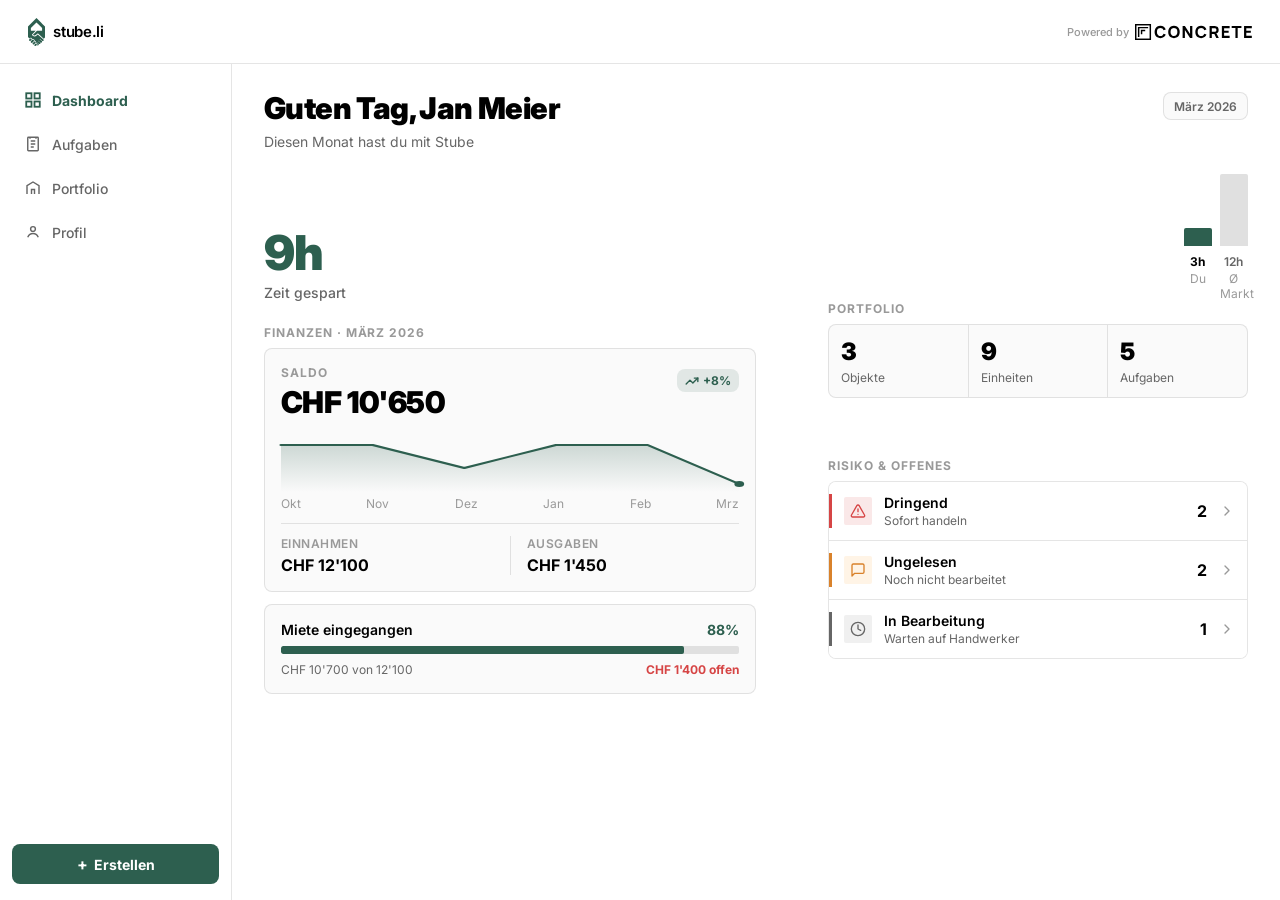
<file: index.html>
<!DOCTYPE html>
<html lang="de">
<head>
  <meta charset="utf-8" />
  <meta name="viewport" content="width=device-width, initial-scale=1" />
  <title>Stube</title>
  <link rel="icon" type="image/svg+xml" href="/assets/stube-li-logo.svg" />
  <link rel="icon" href="/favicon.ico" sizes="any" />
  <link rel="icon" type="image/png" href="/assets/favicon-32x32.png" sizes="32x32" />
  <link rel="apple-touch-icon" href="/assets/apple-touch-icon.png" />
  <link rel="preconnect" href="https://fonts.googleapis.com" />
  <link rel="preconnect" href="https://fonts.gstatic.com" crossorigin />
  <link href="https://fonts.googleapis.com/css2?family=Inter:wght@400;500;600;700;800;900&display=swap" rel="stylesheet" />
  <link rel="stylesheet" href="css/styles.css" />
</head>
<body>
  <div class="stage">
    <div class="app" id="phone">
      <div class="island" aria-hidden="true"></div>

      <div class="status-bar">
        <span class="status-time">9:41</span>
        <span class="status-icons" aria-hidden="true">
          <svg viewBox="0 0 17 12" width="17" height="12"><rect x="0" y="7" width="3" height="5" rx="0.4" fill="currentColor"/><rect x="4.5" y="5" width="3" height="7" rx="0.4" fill="currentColor"/><rect x="9" y="2.5" width="3" height="9.5" rx="0.4" fill="currentColor"/><rect x="13.5" y="0" width="3" height="12" rx="0.4" fill="currentColor" opacity="0.35"/></svg>
          <svg viewBox="0 0 16 12" width="16" height="12"><path d="M8.1 2.4c2.1 0 4.1.8 5.6 2.2l-1.1 1.1A6.3 6.3 0 0 0 8.1 4.1c-1.6 0-3.1.6-4.3 1.6L2.7 4.6A7.9 7.9 0 0 1 8.1 2.4Zm0 3.2c1.3 0 2.5.5 3.4 1.4L10.3 8A3.2 3.2 0 0 0 8.1 7.2c-.8 0-1.6.3-2.2.8L4.7 7C5.6 6.1 6.8 5.6 8.1 5.6Zm0 3.2c.5 0 1 .2 1.3.6L8.1 11 6.8 9.4c.4-.4.8-.6 1.3-.6Z" fill="currentColor"/></svg>
          <svg viewBox="0 0 25 12" width="25" height="12"><rect x="0.5" y="1" width="21" height="10" rx="2.2" fill="none" stroke="currentColor" stroke-width="1"/><rect x="2" y="2.6" width="16.5" height="6.8" rx="1.1" fill="currentColor"/><rect x="22.2" y="4" width="1.6" height="4" rx="0.6" fill="currentColor"/></svg>
        </span>
      </div>

      <header class="navbar" role="banner">
        <a class="navbar-brand" href="/redirect/" aria-label="stube.li">
          <img class="navbar-logo" src="/assets/stube-li-logo.svg" alt="stube.li" />
          <span class="navbar-brand-text">stube.li</span>
        </a>
        <a class="navbar-powered" href="https://concrete.ch/" target="_blank" rel="noopener noreferrer" aria-label="CONCRETE">
          <span class="navbar-powered-label">Powered by</span>
          <img class="navbar-powered-logo" src="assets/logo-text-on-light.svg" alt="CONCRETE" />
        </a>
      </header>

      <div class="app-body">
        <nav class="sidebar" aria-label="Hauptnavigation">
          <button type="button" class="nav-item" data-nav="dashboard">
            <svg viewBox="0 0 24 24" width="18" height="18" fill="none" stroke="currentColor" stroke-width="1.75"><rect x="3" y="3" width="7" height="7"/><rect x="14" y="3" width="7" height="7"/><rect x="3" y="14" width="7" height="7"/><rect x="14" y="14" width="7" height="7"/></svg>
            <span>Dashboard</span>
          </button>
          <button type="button" class="nav-item" data-nav="todos">
            <svg viewBox="0 0 24 24" width="18" height="18" fill="none" stroke="currentColor" stroke-width="1.75"><rect x="5" y="3" width="14" height="18" rx="1"/><path d="M9 8h6M9 12h6M9 16h4"/><path d="M8 3v2M16 3v2"/></svg>
            <span>Aufgaben</span>
          </button>
          <button type="button" class="nav-item" data-nav="portfolio">
            <svg viewBox="0 0 24 24" width="18" height="18" fill="none" stroke="currentColor" stroke-width="1.75"><path d="M4 20V9l8-5 8 5v11"/><path d="M10 20v-6h4v6"/></svg>
            <span>Portfolio</span>
          </button>
          <button type="button" class="nav-item" data-nav="profile">
            <svg viewBox="0 0 24 24" width="18" height="18" fill="none" stroke="currentColor" stroke-width="1.75"><circle cx="12" cy="8" r="3.2"/><path d="M5 19c1.4-3.2 4-5 7-5s5.6 1.8 7 5"/></svg>
            <span>Profil</span>
          </button>
          <button type="button" class="nav-create" data-action="open-create">
            <span class="nav-create-plus" aria-hidden="true">+</span>
            Erstellen
          </button>
        </nav>

        <div class="app-main">
          <main class="canvas" id="screen"></main>
          <div class="sheet-host" id="sheetHost"></div>
          <div class="detail-host" id="detailHost"></div>
          <div class="toast" id="toast" hidden></div>
        </div>
      </div>

      <nav class="dock" aria-label="Hauptnavigation">
        <button type="button" class="nav-item" data-nav="dashboard">
          <svg viewBox="0 0 24 24" width="18" height="18" fill="none" stroke="currentColor" stroke-width="1.75"><rect x="3" y="3" width="7" height="7"/><rect x="14" y="3" width="7" height="7"/><rect x="3" y="14" width="7" height="7"/><rect x="14" y="14" width="7" height="7"/></svg>
          <span>Dashboard</span>
        </button>
        <button type="button" class="nav-item" data-nav="todos">
          <svg viewBox="0 0 24 24" width="18" height="18" fill="none" stroke="currentColor" stroke-width="1.75"><rect x="5" y="3" width="14" height="18" rx="1"/><path d="M9 8h6M9 12h6M9 16h4"/><path d="M8 3v2M16 3v2"/></svg>
          <span>Aufgaben</span>
        </button>
        <button type="button" class="nav-create" data-action="open-create">
          <span class="nav-create-plus" aria-hidden="true">+</span>
          Erstellen
        </button>
        <button type="button" class="nav-item" data-nav="portfolio">
          <svg viewBox="0 0 24 24" width="18" height="18" fill="none" stroke="currentColor" stroke-width="1.75"><path d="M4 20V9l8-5 8 5v11"/><path d="M10 20v-6h4v6"/></svg>
          <span>Portfolio</span>
        </button>
        <button type="button" class="nav-item" data-nav="profile">
          <svg viewBox="0 0 24 24" width="18" height="18" fill="none" stroke="currentColor" stroke-width="1.75"><circle cx="12" cy="8" r="3.2"/><path d="M5 19c1.4-3.2 4-5 7-5s5.6 1.8 7 5"/></svg>
          <span>Profil</span>
        </button>
      </nav>
    </div>
  </div>
  <script src="js/app.js"></script>
</body>
</html>
</file>
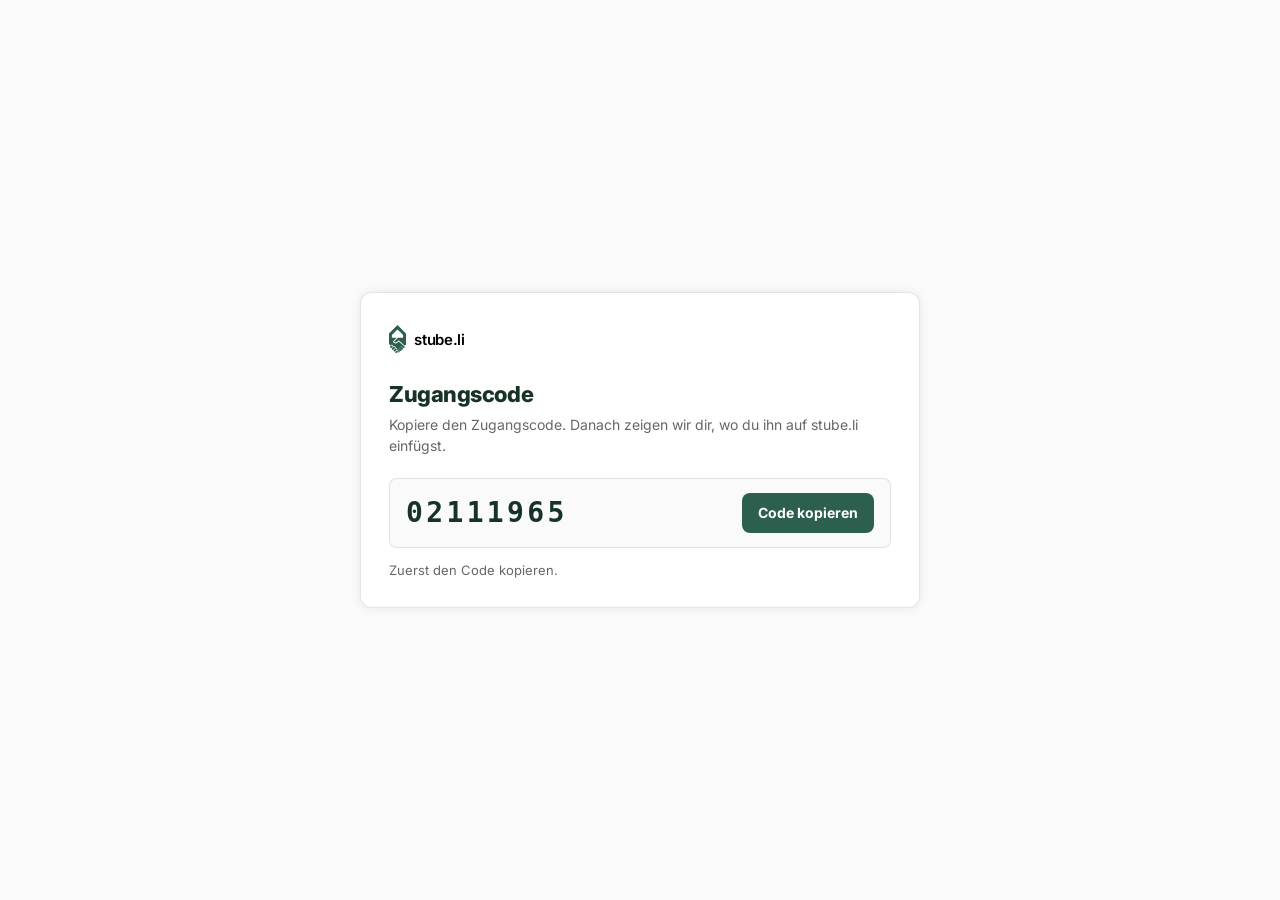
<file: redirect/index.html>
<!DOCTYPE html>
<html lang="de">
<head>
  <meta charset="utf-8" />
  <meta name="viewport" content="width=device-width, initial-scale=1" />
  <title>Zugangscode · stube.li</title>
  <link rel="icon" type="image/svg+xml" href="/assets/stube-li-logo.svg" />
  <link rel="icon" href="/favicon.ico" sizes="any" />
  <link rel="icon" type="image/png" href="/assets/favicon-32x32.png" sizes="32x32" />
  <link rel="apple-touch-icon" href="/assets/apple-touch-icon.png" />
  <link rel="preconnect" href="https://fonts.googleapis.com" />
  <link rel="preconnect" href="https://fonts.gstatic.com" crossorigin />
  <link href="https://fonts.googleapis.com/css2?family=Inter:wght@400;500;600;700;800;900&amp;family=IBM+Plex+Mono:wght@600&amp;display=swap" rel="stylesheet" />
  <style>
    *, *::before, *::after { box-sizing: border-box; }
    html, body { margin: 0; padding: 0; }
    body {
      min-height: 100dvh;
      display: flex;
      align-items: center;
      justify-content: center;
      padding: 24px;
      font-family: "Inter", system-ui, -apple-system, BlinkMacSystemFont, "Segoe UI", sans-serif;
      -webkit-font-smoothing: antialiased;
      background: #fafafa;
      color: #000;
    }
    .card {
      width: 100%;
      max-width: 560px;
      background: #fff;
      border: 1px solid rgba(0, 0, 0, 0.1);
      border-radius: 12px;
      padding: 32px 28px 28px;
      box-shadow: 0 0 10px rgba(0, 0, 0, 0.08);
    }
    .brand {
      display: flex;
      align-items: center;
      gap: 8px;
      margin-bottom: 28px;
      text-decoration: none;
      color: inherit;
    }
    .brand img { height: 28px; width: auto; display: block; }
    .brand span { font-size: 15px; font-weight: 600; letter-spacing: -0.02em; }
    h1 {
      margin: 0 0 8px;
      font-size: 22px;
      font-weight: 800;
      letter-spacing: -0.02em;
      color: #163326;
    }
    .lead {
      margin: 0 0 22px;
      font-size: 14px;
      line-height: 1.45;
      color: #666;
    }
    .code-box {
      display: flex;
      align-items: center;
      justify-content: space-between;
      gap: 12px;
      padding: 14px 16px;
      border: 1px solid rgba(0, 0, 0, 0.1);
      border-radius: 8px;
      background: #fafafa;
      margin-bottom: 14px;
    }
    .code {
      font-family: ui-monospace, SFMono-Regular, Menlo, Monaco, Consolas, monospace;
      font-size: 28px;
      font-weight: 700;
      letter-spacing: 0.12em;
      font-variant-numeric: tabular-nums;
      color: #163326;
    }
    .copy {
      appearance: none;
      border: 0;
      min-height: 40px;
      padding: 0 16px;
      border-radius: 8px;
      background: #2d5f4f;
      color: #fff;
      font-family: inherit;
      font-size: 14px;
      font-weight: 700;
      cursor: pointer;
      white-space: nowrap;
    }
    .copy:hover { filter: brightness(1.08); }
    .copy.is-done { background: #163326; cursor: default; }
    .go {
      appearance: none;
      display: flex;
      align-items: center;
      justify-content: center;
      width: 100%;
      min-height: 48px;
      margin-top: 16px;
      border: 0;
      border-radius: 8px;
      background: #163326;
      color: #fff;
      font-family: inherit;
      font-size: 15px;
      font-weight: 700;
      cursor: pointer;
      text-decoration: none;
    }
    .go:hover { filter: brightness(1.08); }
    .status {
      margin: 0;
      font-size: 13px;
      color: #666;
      min-height: 1.3em;
    }

    .hint { display: none; margin-top: 20px; }
    .hint.is-on { display: block; animation: riseIn 0.45s ease-out; }
    .hint-caption {
      position: relative;
      margin: 12px 0 0;
      min-height: 1.45em;
      font-size: 14px;
      line-height: 1.45;
      color: #163326;
      font-weight: 600;
    }
    .hint-caption em { font-style: normal; color: #2d5f4f; }
    .cap {
      position: absolute;
      left: 0;
      right: 0;
      top: 0;
    }
    .cap-a { animation: capA var(--loop) ease infinite; }
    .cap-b { opacity: 0; animation: capB var(--loop) ease infinite; }

    .scene {
      --loop: 12s;
      background: linear-gradient(168deg, #92afc9 0%, #c4b3a7 52%, #e9c9ae 100%);
      border-radius: 14px;
      padding: 20px 20px 18px;
    }
    .browser {
      background: #f4f4f5;
      border-radius: 12px;
      box-shadow: 0 16px 36px rgba(22, 32, 44, 0.22), 0 2px 8px rgba(22, 32, 44, 0.1);
      overflow: hidden;
    }
    .chrome {
      position: relative;
      display: flex;
      align-items: center;
      gap: 6px;
      padding: 11px 14px;
    }
    .chrome i {
      width: 8px; height: 8px; border-radius: 50%; background: #d4d4d8; display: block;
    }
    .chrome i:nth-child(1) { background: #ff5f57; }
    .chrome i:nth-child(2) { background: #febc2e; }
    .chrome i:nth-child(3) { background: #28c840; }
    .chrome-url {
      position: absolute; left: 50%; top: 50%; transform: translate(-50%, -50%);
      width: 36%; height: 9px; border-radius: 99px; background: #e6e6e9;
    }

    .page { position: relative; background: #fff; }
    .page-header {
      position: relative; z-index: 2;
      display: flex; align-items: center; justify-content: space-between;
      gap: 12px; padding: 13px 16px; border-bottom: 1px solid #ececee;
    }
    .page-brand { display: flex; align-items: center; gap: 7px; }
    .page-brand img { height: 20px; width: auto; display: block; }
    .page-brand-text {
      font-size: 15px; font-weight: 700; letter-spacing: -0.03em; color: #163326;
    }
    .page-brand-text .dot { color: #2d5f4f; }

    .target { position: relative; flex-shrink: 0; }
    .login {
      position: relative; z-index: 1;
      display: inline-flex; align-items: center; gap: 6px;
      padding: 6px 11px; border-radius: 999px;
      background: #fff; border: 1px solid #e4e4e7;
      font-family: "IBM Plex Mono", ui-monospace, SFMono-Regular, Menlo, monospace;
      font-size: 10px; font-weight: 500; letter-spacing: 0.1em;
      text-transform: uppercase; color: #71717a;
      animation: loginPress var(--loop) ease infinite;
    }
    .ring {
      position: absolute; inset: -5px;
      border: 2px solid #18181b; border-radius: 999px;
      box-shadow: 0 6px 16px rgba(24, 24, 27, 0.15);
      opacity: 0; pointer-events: none;
      animation: ringLife var(--loop) ease infinite;
    }
    .you-login {
      position: absolute; top: calc(100% + 7px); right: 8px; z-index: 3;
      display: flex; flex-direction: column; align-items: flex-end;
      transform-origin: 80% 0;
      opacity: 0; animation: youLogin var(--loop) ease infinite;
    }
    .you-paste {
      position: absolute; top: 116px; right: 10px; z-index: 8;
      display: flex; flex-direction: column; align-items: flex-end;
      opacity: 0; animation: youPaste var(--loop) ease infinite;
    }
    .you-caret {
      width: 0; height: 0; margin-bottom: -1px;
      border-left: 6px solid transparent; border-right: 6px solid transparent;
      border-bottom: 7px solid #18181b;
    }
    .you-login .you-caret { margin-right: 12px; }
    .you-paste .you-caret { margin-right: 16px; }
    .you-chip {
      background: #18181b; color: #fff;
      font-size: 11.5px; font-weight: 600; letter-spacing: 0.01em; line-height: 1;
      padding: 5px 10px 6px; border-radius: 7px;
      box-shadow: 0 6px 16px rgba(0, 0, 0, 0.18);
    }

    .ghost {
      padding: 30px 18px 34px; display: flex; justify-content: center;
    }
    .ghost-card {
      width: 82%; max-width: 300px;
      border: 1px solid #ededf0; border-radius: 12px;
      padding: 22px 20px 20px; background: #fff;
      display: flex; flex-direction: column; align-items: center;
    }
    .ghost-kicker { width: 34%; height: 6px; border-radius: 99px; background: #dbe7e0; margin-bottom: 12px; }
    .ghost-title { width: 84%; height: 11px; border-radius: 99px; background: #e4e4e7; margin-bottom: 7px; }
    .ghost-title.short { width: 58%; margin-bottom: 14px; }
    .ghost-line { width: 92%; height: 6px; border-radius: 99px; background: #f2f2f4; margin-bottom: 6px; }
    .ghost-line.short { width: 70%; }
    .ghost-row { display: flex; gap: 8px; margin-top: 16px; width: 100%; }
    .ghost-input { flex: 1; height: 26px; border-radius: 8px; background: #f6f6f8; border: 1px solid #ececef; }
    .ghost-btn { width: 76px; height: 26px; border-radius: 8px; background: #d3e3da; }

    .modal-layer {
      position: absolute; inset: 0; z-index: 6;
      display: flex; align-items: center; justify-content: center;
      padding: 18px 16px 16px;
      background: rgba(0, 0, 0, 0.45);
      backdrop-filter: blur(3px);
      opacity: 0; pointer-events: none;
      animation: modalIn var(--loop) ease infinite;
    }
    .modal {
      position: relative;
      width: 100%; max-width: 260px;
      background: #fff; border: 1px solid #e5e7eb;
      padding: 18px 16px 16px;
      box-shadow: 0 18px 40px rgba(0, 0, 0, 0.18);
      text-align: left;
      transform: translateY(8px) scale(0.96);
      animation: modalCard var(--loop) ease infinite;
    }
    .modal-x {
      position: absolute; top: 8px; right: 8px;
      width: 16px; height: 16px; color: #c4c4c4;
    }
    .modal-kicker {
      font-family: "IBM Plex Mono", ui-monospace, Menlo, monospace;
      font-size: 8px; letter-spacing: 0.16em; text-transform: uppercase;
      font-weight: 600; color: #789688; display: block; margin-bottom: 4px;
    }
    .modal-title {
      margin: 0 0 4px; font-size: 15px; font-weight: 800;
      letter-spacing: -0.02em; color: #163326;
    }
    .modal-lead {
      margin: 0 0 12px; font-size: 10px; line-height: 1.4; color: #6b7280;
    }
    .modal-label {
      display: block; margin-bottom: 5px;
      font-family: "IBM Plex Mono", ui-monospace, Menlo, monospace;
      font-size: 8px; letter-spacing: 0.12em; text-transform: uppercase;
      font-weight: 600; color: #374151;
    }
    .modal-input {
      position: relative;
      height: 32px; display: flex; align-items: center;
      padding: 0 10px; margin-bottom: 10px;
      border: 1px solid #d1d5db; background: #fff;
      animation: inputFocus var(--loop) ease infinite;
    }
    .digits {
      font-family: ui-monospace, SFMono-Regular, Menlo, monospace;
      font-size: 13px; font-weight: 700; letter-spacing: 0.18em;
      color: #163326; white-space: nowrap; overflow: hidden;
      max-width: 0; animation: typeCode var(--loop) steps(8, end) infinite;
    }
    .blink {
      width: 1px; height: 14px; margin-left: 1px; background: #163326;
      opacity: 0; animation: caretBlink var(--loop) step-end infinite;
    }
    .modal-submit {
      width: 100%; height: 30px;
      display: flex; align-items: center; justify-content: center;
      background: #163326; color: #fff;
      font-size: 9px; font-weight: 700; letter-spacing: 0.12em; text-transform: uppercase;
      animation: submitPress var(--loop) ease infinite;
    }

    .cursor {
      position: absolute; z-index: 12;
      left: 0; top: 0;
      width: 20px; height: 20px; pointer-events: none;
      filter: drop-shadow(0 2px 3px rgba(0, 0, 0, 0.28));
      transform-origin: 16% 16%; opacity: 0;
    }

    @keyframes riseIn {
      from { opacity: 0; transform: translateY(8px); }
      to { opacity: 1; transform: none; }
    }
    @keyframes capA {
      0%, 30% { opacity: 1; }
      38%, 100% { opacity: 0; }
    }
    @keyframes capB {
      0%, 34% { opacity: 0; }
      42%, 92% { opacity: 1; }
      100% { opacity: 0; }
    }

    @keyframes loginPress {
      0%, 20% { transform: scale(1); }
      23% { transform: scale(0.96); }
      27%, 100% { transform: scale(1); }
    }
    @keyframes ringLife {
      0%, 16% { opacity: 0; }
      20%, 30% { opacity: 1; }
      38%, 100% { opacity: 0; }
    }
    @keyframes youLogin {
      0%, 18% { opacity: 0; transform: translateY(6px) scale(0.85); }
      24% { opacity: 1; transform: translateY(-2px) scale(1.04); }
      28% { opacity: 1; transform: none; }
      36%, 100% { opacity: 0; transform: none; }
    }
    @keyframes youPaste {
      0%, 40% { opacity: 0; transform: translateY(6px) scale(0.85); }
      46% { opacity: 1; transform: translateY(-2px) scale(1.04); }
      50%, 62% { opacity: 1; transform: none; }
      70%, 100% { opacity: 0; }
    }
    @keyframes modalIn {
      0%, 24% { opacity: 0; }
      32%, 90% { opacity: 1; }
      100% { opacity: 0; }
    }
    @keyframes modalCard {
      0%, 24% { transform: translateY(10px) scale(0.96); }
      32%, 90% { transform: none; }
      100% { transform: translateY(6px) scale(0.98); }
    }
    @keyframes inputFocus {
      0%, 40% { border-color: #d1d5db; }
      44%, 68% { border-color: #163326; }
      78%, 100% { border-color: #d1d5db; }
    }
    @keyframes typeCode {
      0%, 44% { max-width: 0; }
      60%, 100% { max-width: 12ch; }
    }
    @keyframes caretBlink {
      0%, 44% { opacity: 0; }
      46%, 48% { opacity: 1; }
      50%, 52% { opacity: 0; }
      54%, 56% { opacity: 1; }
      58%, 60% { opacity: 0; }
      62%, 100% { opacity: 0; }
    }
    @keyframes submitPress {
      0%, 64% { filter: brightness(1); transform: scale(1); }
      67% { filter: brightness(1.12); transform: scale(0.98); }
      72%, 100% { filter: brightness(1); transform: scale(1); }
    }

    @media (max-width: 480px) {
      .scene { padding: 14px 12px 12px; }
      .page-header { padding: 11px 12px; }
      .login { font-size: 9px; padding: 5px 9px; }
      .ghost { padding: 22px 14px 26px; }
    }

    .hint.freeze-login .login,
    .hint.freeze-login .ring,
    .hint.freeze-login .cursor,
    .hint.freeze-login .you-login,
    .hint.freeze-login .you-paste,
    .hint.freeze-login .modal-layer,
    .hint.freeze-login .modal,
    .hint.freeze-login .digits,
    .hint.freeze-login .blink,
    .hint.freeze-login .modal-input,
    .hint.freeze-login .modal-submit,
    .hint.freeze-login .cap-a,
    .hint.freeze-login .cap-b {
      animation-delay: -2.6s !important;
      animation-play-state: paused !important;
    }
    .hint.freeze-paste .login,
    .hint.freeze-paste .ring,
    .hint.freeze-paste .cursor,
    .hint.freeze-paste .you-login,
    .hint.freeze-paste .you-paste,
    .hint.freeze-paste .modal-layer,
    .hint.freeze-paste .modal,
    .hint.freeze-paste .digits,
    .hint.freeze-paste .blink,
    .hint.freeze-paste .modal-input,
    .hint.freeze-paste .modal-submit,
    .hint.freeze-paste .cap-a,
    .hint.freeze-paste .cap-b {
      animation-delay: -6s !important;
      animation-play-state: paused !important;
    }

    @media (prefers-reduced-motion: reduce) {
      .hint.is-on, .login, .ring, .you-login, .you-paste,
      .modal-layer, .modal, .digits, .blink, .modal-input, .modal-submit,
      .cap-a, .cap-b { animation: none; }
      .hint.is-on, .you-paste, .modal-layer, .cap-b { opacity: 1; }
      .cursor { opacity: 0; }
      .cap-a { opacity: 0; }
      .ring, .you-login { opacity: 0; }
      .modal { transform: none; }
      .digits { max-width: 12ch; }
    }
  </style>
</head>
<body>
  <main class="card">
    <a class="brand" href="/">
      <img src="/assets/stube-li-logo.svg" alt="" />
      <span>stube.li</span>
    </a>
    <h1>Zugangscode</h1>
    <p class="lead">Kopiere den Zugangscode. Danach zeigen wir dir, wo du ihn auf stube.li einfügst.</p>
    <div class="code-box">
      <span class="code" id="code">02111965</span>
      <button class="copy" type="button" id="copy">Code kopieren</button>
    </div>
    <p class="status" id="status">Zuerst den Code kopieren.</p>

    <div class="hint" id="hint">
      <div class="scene" aria-hidden="true">
        <div class="browser">
          <div class="chrome"><i></i><i></i><i></i><span class="chrome-url"></span></div>
          <div class="page">
            <div class="page-header">
              <div class="page-brand">
                <img src="/assets/stube-li-logo.svg" alt="" />
                <span class="page-brand-text">stube<span class="dot">.</span></span>
              </div>
              <div class="target">
                <span class="ring"></span>
                <div class="login">
                  <svg viewBox="0 0 24 24" width="11" height="11" fill="none" stroke="currentColor" stroke-width="2" stroke-linecap="round" stroke-linejoin="round">
                    <path d="M2.586 17.414A2 2 0 0 0 2 18.828V21a1 1 0 0 0 1 1h3a1 1 0 0 0 1-1v-1a1 1 0 0 1 1-1h1a1 1 0 0 0 1-1v-1a1 1 0 0 1 1-1h.172a2 2 0 0 0 1.414-.586l.814-.814a6.5 6.5 0 1 0-4-4z" />
                    <circle cx="16.5" cy="7.5" r=".5" fill="currentColor" />
                  </svg>
                  Login mit Passwort
                </div>

              </div>
            </div>
            <div class="ghost">
              <div class="ghost-card">
                <div class="ghost-kicker"></div>
                <div class="ghost-title"></div>
                <div class="ghost-title short"></div>
                <div class="ghost-line"></div>
                <div class="ghost-line short"></div>
                <div class="ghost-row">
                  <div class="ghost-input"></div>
                  <div class="ghost-btn"></div>
                </div>
              </div>
            </div>

            <div class="modal-layer">
              <div class="modal">
                <svg class="modal-x" viewBox="0 0 24 24" fill="none" stroke="currentColor" stroke-width="2"><path d="M18 6 6 18M6 6l12 12"/></svg>
                <span class="modal-kicker">Interner Zugang</span>
                <p class="modal-title">Seite öffnen</p>
                <p class="modal-lead">Gib den Zugangscode ein, um die interne Vorschau zu sehen.</p>
                <span class="modal-label">Zugangscode</span>
                <div class="modal-input">
                  <span class="digits">02111965</span>
                  <span class="blink"></span>
                </div>
                <div class="modal-submit">Vorschau öffnen</div>
                <div class="you-paste">
                  <span class="you-caret"></span>
                  <span class="you-chip">Einfügen</span>
                </div>
              </div>
            </div>

            <svg class="cursor" viewBox="0 0 24 24" width="20" height="20">
              <path d="M4.037 4.688a.495.495 0 0 1 .651-.651l16 6.5a.5.5 0 0 1-.063.947l-6.124 1.58a2 2 0 0 0-1.438 1.435l-1.579 6.126a.5.5 0 0 1-.947.063z" fill="#fff" stroke="#18181b" stroke-width="1.5" stroke-linejoin="round" />
            </svg>
          </div>
        </div>
      </div>
      <p class="hint-caption">
        <span class="cap cap-a">Oben rechts: <em>Login mit Passwort</em></span>
        <span class="cap cap-b">Code einfügen, dann <em>Vorschau öffnen</em></span>
      </p>
      <button class="go" type="button" id="go">Weiter zu stube.li</button>
    </div>
  </main>
  <script>
    const CODE = "02111965";
    const DEST = "https://www.stube.li/";
    const copyBtn = document.getElementById("copy");
    const goBtn = document.getElementById("go");
    const statusEl = document.getElementById("status");
    const hintEl = document.getElementById("hint");
    const cursorEl = document.querySelector(".cursor");
    const pageEl = document.querySelector(".page");
    let copied = false;
    let cursorLoop = 0;

    function sleep(ms) {
      return new Promise((resolve) => setTimeout(resolve, ms));
    }

    function tipOn(el, fx, fy) {
      const page = pageEl.getBoundingClientRect();
      const box = el.getBoundingClientRect();
      return {
        x: box.left - page.left + box.width * fx - 3,
        y: box.top - page.top + box.height * fy - 3,
      };
    }

    function placeCursor(x, y, ms, scale, opacity) {
      cursorEl.style.transition = ms
        ? "left " + ms + "ms cubic-bezier(0.22, 1, 0.36, 1), top " + ms + "ms cubic-bezier(0.22, 1, 0.36, 1), transform 120ms ease, opacity 180ms ease"
        : "none";
      cursorEl.style.left = x + "px";
      cursorEl.style.top = y + "px";
      cursorEl.style.transform = "scale(" + (scale == null ? 1 : scale) + ")";
      if (opacity != null) cursorEl.style.opacity = String(opacity);
    }

    async function playCursor(token) {
      const reduce = window.matchMedia("(prefers-reduced-motion: reduce)").matches;
      if (reduce) {
        cursorEl.style.opacity = "0";
        return;
      }
      const t0 = performance.now();
      const at = async (ms) => {
        const wait = ms - (performance.now() - t0);
        if (wait > 0) await sleep(wait);
      };
      const login = document.querySelector(".login");
      const input = document.querySelector(".modal-input");
      const submit = document.querySelector(".modal-submit");
      const ghost = document.querySelector(".ghost-card");
      if (!login || !input || !submit || !ghost) return;

      const start = tipOn(ghost, 0.4, 0.7);
      placeCursor(start.x, start.y, 0, 1, 0);
      await at(200);
      if (token !== cursorLoop) return;
      placeCursor(start.x, start.y, 220, 1, 1);

      await at(700);
      if (token !== cursorLoop) return;
      const onLogin = tipOn(login, 0.62, 0.58);
      placeCursor(onLogin.x, onLogin.y, 1400, 1, 1);

      await at(2400);
      if (token !== cursorLoop) return;
      placeCursor(onLogin.x, onLogin.y, 120, 0.86, 1);
      await at(2580);
      if (token !== cursorLoop) return;
      placeCursor(onLogin.x, onLogin.y, 120, 1, 1);

      await at(3900);
      if (token !== cursorLoop) return;
      const onInput = tipOn(input, 0.2, 0.55);
      placeCursor(onInput.x, onInput.y, 700, 1, 1);

      await at(4800);
      if (token !== cursorLoop) return;
      placeCursor(onInput.x, onInput.y, 120, 0.88, 1);
      await at(4980);
      if (token !== cursorLoop) return;
      placeCursor(onInput.x, onInput.y, 120, 1, 1);

      await at(7500);
      if (token !== cursorLoop) return;
      const onSubmit = tipOn(submit, 0.55, 0.5);
      placeCursor(onSubmit.x, onSubmit.y, 650, 1, 1);

      await at(8400);
      if (token !== cursorLoop) return;
      placeCursor(onSubmit.x, onSubmit.y, 120, 0.86, 1);
      await at(8580);
      if (token !== cursorLoop) return;
      placeCursor(onSubmit.x, onSubmit.y, 120, 1, 1);

      await at(11400);
      if (token !== cursorLoop) return;
      placeCursor(onSubmit.x, onSubmit.y, 280, 1, 0);
      await at(12000);
    }

    function startCursorLoop() {
      const token = ++cursorLoop;
      (async () => {
        while (token === cursorLoop) {
          await playCursor(token);
        }
      })();
    }

    async function copyCode() {
      try {
        await navigator.clipboard.writeText(CODE);
        return true;
      } catch {
        try {
          const field = document.createElement("textarea");
          field.value = CODE;
          field.setAttribute("readonly", "");
          field.style.position = "fixed";
          field.style.left = "-9999px";
          document.body.appendChild(field);
          field.select();
          const ok = document.execCommand("copy");
          field.remove();
          return ok;
        } catch {
          return false;
        }
      }
    }

    copyBtn.addEventListener("click", async () => {
      if (copied) return;
      const ok = await copyCode();
      if (!ok) {
        statusEl.textContent = "Kopieren hat nicht geklappt. Bitte nochmals versuchen.";
        return;
      }
      copied = true;
      copyBtn.textContent = "Kopiert";
      copyBtn.classList.add("is-done");
      statusEl.textContent = "Code ist in der Zwischenablage. Als Nächstes auf stube.li einfügen.";
      hintEl.classList.add("is-on");
      requestAnimationFrame(() => startCursorLoop());
    });

    goBtn.addEventListener("click", async () => {
      if (!copied) return;
      cursorLoop += 1;
      await copyCode();
      window.location.href = DEST;
    });
  </script>
</body>
</html>
</file>
<file: css/styles.css>
*,
*::before,
*::after {
  box-sizing: border-box;
}

html,
body {
  margin: 0;
  padding: 0;
}

html.is-static *,
html.is-static *::before,
html.is-static *::after {
  animation: none !important;
  transition: none !important;
}

:root {
  --accent-blue: #2d5f4f;
  --white-pure: #ffffff;
  --black-pure: #000000;
  --grey-light: #e0e0e0;
  --grey-medium: #999999;
  --grey-dark: #666666;
  --card-bg: #fafafa;
  --border-color: rgba(0, 0, 0, 0.1);
  --border-radius: 0.5rem;
  --navbar-height: 4rem;
  --card-shadow: 0 0 10px rgba(0, 0, 0, 0.1);
  --danger: #d64545;
  --danger-soft: rgba(214, 69, 69, 0.12);
  --warn: #d9822b;
  --warn-soft: #fff4e6;
  --blue-soft: rgba(45, 95, 79, 0.12);
  --canvas: #fafafa;
  --font: "Inter", system-ui, -apple-system, BlinkMacSystemFont, "Segoe UI", sans-serif;
}

body {
  font-family: var(--font);
  -webkit-font-smoothing: antialiased;
  text-rendering: optimizeLegibility;
  background: var(--white-pure);
  color: var(--black-pure);
  min-height: 100dvh;
}

button,
input,
textarea,
select {
  font-family: inherit;
}

button {
  appearance: none;
  background: none;
  border: 0;
  padding: 0;
  color: inherit;
}

.hs::-webkit-scrollbar {
  display: none;
}

.hs {
  scrollbar-width: none;
  -ms-overflow-style: none;
}

@keyframes riseIn {
  from { opacity: 0; transform: translateY(8px); }
  to { opacity: 1; transform: none; }
}

@keyframes fadeIn {
  from { opacity: 0; }
  to { opacity: 1; }
}

@keyframes growY {
  from { transform: scaleY(0); }
  to { transform: scaleY(1); }
}

@keyframes growX {
  from { transform: scaleX(0); }
  to { transform: scaleX(1); }
}

@keyframes draw {
  to { stroke-dashoffset: 0; }
}

@keyframes popIn {
  0% { opacity: 0; transform: scale(0.8); }
  100% { opacity: 1; transform: scale(1); }
}

@keyframes sheetUp {
  from { transform: translateY(100%); }
  to { transform: translateY(0); }
}

@keyframes slideInRight {
  from { transform: translateX(100%); }
  to { transform: translateX(0); }
}

/* ── App shell: full-bleed mobile, desktop sidebar at 801px+ ── */

.stage {
  min-height: 100dvh;
  height: 100dvh;
  display: flex;
  background: var(--white-pure);
}

.app {
  width: 100%;
  height: 100%;
  min-height: 100dvh;
  background: var(--canvas);
  position: relative;
  overflow: hidden;
  display: flex;
  flex-direction: column;
}

.island,
.status-bar {
  display: none;
}

.app-body {
  flex: 1;
  min-height: 0;
  display: flex;
}

.app-main {
  flex: 1;
  min-width: 0;
  min-height: 0;
  position: relative;
  display: flex;
  flex-direction: column;
}

/* ── Fake iPhone status (kept in DOM, never shown — no phone-in-phone) ── */

.status-bar {
  display: none;
}

.status-icons {
  display: flex;
  align-items: center;
  gap: 6px;
}

/* ── Navbar: 4rem, stube.li left, Powered by Concrete right ── */

.navbar {
  height: var(--navbar-height);
  min-height: var(--navbar-height);
  flex-shrink: 0;
  display: flex;
  align-items: center;
  justify-content: space-between;
  padding: 0 20px;
  background: var(--white-pure);
  border-bottom: 1px solid var(--border-color);
  position: relative;
  z-index: 20;
}

.navbar-brand {
  display: flex;
  align-items: center;
  gap: 8px;
  height: 100%;
  text-decoration: none;
  color: inherit;
  cursor: pointer;
}

.navbar-logo {
  display: block;
  height: 28px;
  width: auto;
}

.navbar-brand-text {
  font-family: var(--font);
  font-size: 15px;
  font-weight: 600;
  letter-spacing: -0.02em;
  color: var(--black-pure);
}

.navbar-powered {
  display: flex;
  align-items: center;
  gap: 6px;
  text-decoration: none;
  color: inherit;
}

.navbar-powered-label {
  font-size: 11px;
  font-weight: 500;
  color: var(--grey-medium);
  white-space: nowrap;
}

.navbar-powered-logo {
  display: block;
  height: 16px;
  width: auto;
  max-width: 128px;
}

/* ── Canvas ── */

.canvas {
  flex: 1;
  min-height: 0;
  position: relative;
  background: var(--white-pure);
  overflow: hidden;
}

.scroll {
  height: 100%;
  overflow-y: auto;
  overscroll-behavior: contain;
}

/* ── Type / page chrome ── */

.page-title {
  margin: 0;
  font-size: 30px;
  font-weight: 900;
  letter-spacing: -0.02em;
  line-height: 1.1;
  color: var(--black-pure);
}

.page-sub {
  margin: 8px 0 0;
  font-size: 14px;
  font-weight: 400;
  color: var(--grey-dark);
}

.page-head {
  display: flex;
  align-items: flex-start;
  justify-content: space-between;
  gap: 12px;
  padding: 20px 20px 0;
  flex-shrink: 0;
}

.kicker {
  font-size: 12px;
  font-weight: 700;
  letter-spacing: 0.08em;
  text-transform: uppercase;
  color: var(--grey-medium);
  margin: 0 0 8px;
}

.chip {
  display: inline-flex;
  align-items: center;
  height: 28px;
  padding: 0 10px;
  border: 1px solid var(--border-color);
  border-radius: var(--border-radius);
  background: var(--card-bg);
  color: var(--grey-dark);
  font-size: 12px;
  font-weight: 600;
  white-space: nowrap;
}

.panel {
  background: var(--card-bg);
  border: 1px solid var(--border-color);
  border-radius: var(--border-radius);
  box-shadow: none;
}

.section {
  padding: 20px;
}

.section--tight {
  padding: 0 20px 20px;
}

/* ── Dashboard ── */

.dash-metrics {
  display: flex;
  align-items: flex-end;
  justify-content: space-between;
  gap: 20px;
  margin-top: 20px;
  padding: 0 20px;
}

.stat-value {
  margin: 0;
  font-size: 48px;
  font-weight: 900;
  letter-spacing: -0.03em;
  line-height: 0.95;
  color: var(--accent-blue);
}

.stat-label {
  margin: 8px 0 0;
  font-size: 14px;
  font-weight: 500;
  color: var(--grey-dark);
}

.bars {
  display: flex;
  align-items: flex-end;
  gap: 8px;
  height: 72px;
}

.bar {
  width: 28px;
  border-radius: 2px 2px 0 0;
  transform-origin: bottom;
}

.bar--you {
  height: 18px;
  background: var(--accent-blue);
  animation: growY 0.7s 0.2s cubic-bezier(0.16, 1, 0.3, 1) both;
}

.bar--market {
  height: 72px;
  background: var(--grey-light);
  animation: growY 0.85s 0.1s cubic-bezier(0.16, 1, 0.3, 1) both;
}

.bar-labels {
  display: flex;
  gap: 8px;
  margin-top: 8px;
}

.bar-labels > div {
  width: 28px;
  text-align: center;
}

.bar-labels strong {
  display: block;
  color: var(--black-pure);
  font-size: 12px;
  font-weight: 700;
}

.bar-labels .is-muted strong {
  color: var(--grey-dark);
  font-weight: 600;
}

.bar-labels span {
  display: block;
  color: var(--grey-medium);
  font-size: 12px;
  margin-top: 2px;
}

.saldo-row {
  display: flex;
  align-items: flex-start;
  justify-content: space-between;
}

.micro {
  font-size: 12px;
  font-weight: 700;
  letter-spacing: 0.08em;
  text-transform: uppercase;
  color: var(--grey-medium);
  margin: 0;
}

.saldo {
  color: var(--black-pure);
  font-size: 30px;
  font-weight: 900;
  letter-spacing: -0.02em;
  margin: 4px 0 0;
}

.delta {
  display: inline-flex;
  align-items: center;
  gap: 4px;
  background: var(--blue-soft);
  color: var(--accent-blue);
  font-size: 12px;
  font-weight: 700;
  padding: 4px 8px;
  border-radius: var(--border-radius);
  margin-top: 4px;
}

.spark {
  display: block;
  margin: 16px 0 4px;
  overflow: visible;
}

.spark-labels {
  display: flex;
  justify-content: space-between;
  font-size: 12px;
  color: var(--grey-medium);
  margin-bottom: 12px;
}

.split {
  display: flex;
  gap: 16px;
  border-top: 1px solid var(--border-color);
  padding-top: 12px;
}

.split__col {
  flex: 1;
}

.split__col p:first-child {
  font-size: 12px;
  font-weight: 600;
  letter-spacing: 0.04em;
  text-transform: uppercase;
  color: var(--grey-medium);
  margin: 0 0 4px;
}

.split__col p:last-child {
  font-size: 16px;
  font-weight: 700;
  color: var(--black-pure);
  margin: 0;
}

.split__rule {
  width: 1px;
  background: var(--border-color);
}

.rent-head {
  display: flex;
  align-items: center;
  justify-content: space-between;
  margin-bottom: 8px;
}

.rent-head p {
  font-size: 14px;
  font-weight: 600;
  color: var(--black-pure);
  margin: 0;
}

.rent-head span {
  font-size: 14px;
  font-weight: 700;
  color: var(--accent-blue);
}

.track {
  height: 8px;
  background: var(--grey-light);
  border-radius: 2px;
  overflow: hidden;
}

.track__fill {
  height: 100%;
  background: var(--accent-blue);
  border-radius: 2px;
  transform-origin: left;
  animation: growX 1s 0.2s cubic-bezier(0.16, 1, 0.3, 1) both;
}

.rent-foot {
  display: flex;
  align-items: center;
  justify-content: space-between;
  margin-top: 8px;
  font-size: 12px;
  color: var(--grey-dark);
}

.rent-foot .is-open {
  font-weight: 700;
  color: var(--danger);
}

.kpi-row {
  display: grid;
  grid-template-columns: 1fr 1fr 1fr;
  border: 1px solid var(--border-color);
  border-radius: var(--border-radius);
  background: var(--card-bg);
  overflow: hidden;
}

.kpi {
  padding: 12px;
  text-align: left;
  background: transparent;
  border-right: 1px solid var(--border-color);
}

.kpi:last-child {
  border-right: 0;
}

.kpi strong {
  display: block;
  font-size: 24px;
  font-weight: 900;
  letter-spacing: -0.02em;
  color: var(--black-pure);
}

.kpi span {
  display: block;
  margin-top: 4px;
  font-size: 12px;
  color: var(--grey-dark);
}

.data-table {
  border: 1px solid var(--border-color);
  border-radius: var(--border-radius);
  overflow: hidden;
  background: var(--white-pure);
}

.data-row {
  width: 100%;
  display: flex;
  align-items: center;
  gap: 12px;
  padding: 12px 12px 12px 0;
  text-align: left;
  background: var(--white-pure);
  border-bottom: 1px solid var(--border-color);
  cursor: pointer;
}

.data-row:last-child {
  border-bottom: 0;
}

.data-row__strip {
  width: 3px;
  align-self: stretch;
  flex-shrink: 0;
}

.data-row__icon {
  width: 28px;
  height: 28px;
  flex-shrink: 0;
  display: grid;
  place-items: center;
  border-radius: 2px;
}

.data-row__copy {
  flex: 1;
  min-width: 0;
}

.data-row__copy p {
  margin: 0;
  font-size: 14px;
  font-weight: 600;
  color: var(--black-pure);
}

.data-row__copy span {
  display: block;
  margin-top: 2px;
  font-size: 12px;
  color: var(--grey-dark);
}

.data-row__count {
  font-size: 16px;
  font-weight: 700;
  color: var(--black-pure);
}

.data-row .chev {
  color: var(--grey-medium);
  flex-shrink: 0;
}

/* ── Tabs (underline, not pills) ── */

.tabs {
  display: flex;
  gap: 8px;
  padding: 12px 20px 0;
  margin: 0;
  flex-shrink: 0;
  overflow-x: auto;
}

.tab {
  display: inline-flex;
  align-items: center;
  gap: 6px;
  height: 28px;
  padding: 0 10px;
  font-size: 12px;
  font-weight: 600;
  color: var(--grey-dark);
  background: var(--white-pure);
  border: 1px solid var(--border-color);
  border-radius: var(--border-radius);
  white-space: nowrap;
  cursor: pointer;
  flex-shrink: 0;
}

.tab em {
  font-style: normal;
  font-size: 12px;
  font-weight: 700;
  color: var(--grey-medium);
}

.tab.is-on {
  color: var(--white-pure);
  background: var(--accent-blue);
  border-color: var(--accent-blue);
}

.tab.is-on em {
  color: var(--white-pure);
}

/* ── Todos as table rows ── */

.todo-list {
  padding: 16px 20px 28px;
}

.todo-wrap {
  margin-bottom: 0;
}

.todo-wrap.is-removing {
  opacity: 0;
  transform: translateX(24px);
  transition: opacity 0.28s ease, transform 0.28s ease;
}

.todo-slide {
  position: relative;
  overflow: hidden;
  border-bottom: 1px solid var(--border-color);
}

.todo-list .todo-wrap:first-child .todo-slide {
  border-top: 1px solid var(--border-color);
}

.todo-reveal {
  position: absolute;
  inset: 0 auto 0 0;
  width: 92px;
  display: flex;
  align-items: center;
  justify-content: center;
  background: var(--accent-blue);
  color: var(--white-pure);
  font-size: 12px;
  font-weight: 700;
}

.todo-reveal span {
  display: inline-flex;
  align-items: center;
  gap: 4px;
}

.todo-card {
  position: relative;
  background: var(--white-pure);
  display: flex;
  touch-action: pan-y;
}

.todo-card__strip {
  width: 3px;
  flex-shrink: 0;
}

.todo-card__body {
  flex: 1;
  display: flex;
  align-items: flex-start;
  gap: 12px;
  padding: 12px 4px 12px 12px;
  min-width: 0;
}

.todo-card__icon {
  width: 28px;
  height: 28px;
  flex-shrink: 0;
  display: grid;
  place-items: center;
  border-radius: 2px;
}

.todo-card__copy {
  flex: 1;
  min-width: 0;
}

.todo-card__copy h3 {
  margin: 0;
  font-size: 14px;
  font-weight: 600;
  color: var(--black-pure);
}

.todo-card__copy p {
  margin: 4px 0 0;
  font-size: 12px;
  color: var(--grey-dark);
}

.todo-meta,
.todo-due {
  display: inline-flex;
  align-items: center;
  gap: 6px;
  margin-top: 8px;
  font-size: 12px;
  font-weight: 600;
}

.todo-meta {
  color: var(--grey-dark);
}

.dot {
  width: 6px;
  height: 6px;
  border-radius: 50%;
  display: inline-block;
}

.proc-label {
  display: flex;
  align-items: center;
  gap: 8px;
  margin: 20px 0 0;
  padding: 8px 0;
  font-size: 12px;
  font-weight: 700;
  letter-spacing: 0.08em;
  text-transform: uppercase;
  color: var(--grey-medium);
}

.proc-label p {
  margin: 0;
}

.hint {
  margin: 20px 0 8px;
  text-align: center;
  font-size: 12px;
  color: var(--grey-medium);
}

.empty {
  padding: 40px 20px;
  text-align: center;
}

.empty__icon {
  width: 40px;
  height: 40px;
  margin: 0 auto 12px;
  display: grid;
  place-items: center;
  border: 1px solid var(--border-color);
  border-radius: var(--border-radius);
  color: var(--accent-blue);
}

.empty p {
  margin: 0;
  font-size: 16px;
  font-weight: 700;
}

.empty span {
  display: block;
  margin-top: 4px;
  font-size: 14px;
  color: var(--grey-dark);
}

/* ── Portfolio rows ── */

.port-head {
  display: flex;
  align-items: flex-start;
  justify-content: space-between;
  gap: 12px;
  padding: 20px 20px 16px;
  flex-shrink: 0;
}

.btn-neu,
.btn-primary {
  display: inline-flex;
  align-items: center;
  justify-content: center;
  gap: 6px;
  min-height: 36px;
  padding: 8px 12px;
  background: var(--accent-blue);
  color: var(--white-pure);
  border-radius: var(--border-radius);
  font-size: 14px;
  font-weight: 600;
  cursor: pointer;
}

.prop-list {
  padding: 0 20px 28px;
  border-top: 1px solid var(--border-color);
}

.prop-card {
  display: flex;
  gap: 12px;
  padding: 12px 0;
  border-bottom: 1px solid var(--border-color);
  cursor: pointer;
  background: transparent;
}

.prop-card__img {
  width: 64px;
  height: 64px;
  flex-shrink: 0;
  background-size: cover;
  background-position: center;
  border-radius: var(--border-radius);
  border: 1px solid var(--border-color);
  position: relative;
  overflow: hidden;
}

.prop-card__shade {
  display: none;
}

.prop-card__status {
  position: absolute;
  left: 0;
  right: 0;
  bottom: 0;
  padding: 2px 4px;
  font-size: 9px;
  font-weight: 700;
  letter-spacing: 0.02em;
  text-transform: uppercase;
  color: #fff;
  background: rgba(0, 0, 0, 0.62);
}

.prop-card__status.is-ok {
  background: var(--accent-blue);
}

.prop-card__status.is-attention {
  background: var(--warn);
}

.prop-card__body {
  flex: 1;
  min-width: 0;
  display: flex;
  flex-direction: column;
  justify-content: center;
}

.prop-card__body h3 {
  margin: 0;
  font-size: 16px;
  font-weight: 700;
  color: var(--black-pure);
}

.prop-card__city {
  display: flex;
  align-items: center;
  gap: 4px;
  margin-top: 4px;
  font-size: 12px;
  color: var(--grey-dark);
}

.prop-card__foot {
  display: flex;
  align-items: center;
  gap: 6px;
  margin-top: 8px;
  font-size: 12px;
  color: var(--grey-dark);
}

.prop-card__rent {
  margin-left: auto;
  font-weight: 700;
  color: var(--black-pure);
}

.prop-card__per {
  color: var(--grey-medium);
}

/* ── Profile ── */

.profile-card {
  margin: 16px 20px 0;
  padding: 16px;
  background: var(--card-bg);
  border: 1px solid var(--border-color);
  border-radius: var(--border-radius);
}

.profile-card__glow {
  display: none;
}

.profile-card__row {
  display: flex;
  align-items: center;
  gap: 12px;
}

.avatar {
  width: 48px;
  height: 48px;
  border-radius: var(--border-radius);
  background: var(--black-pure);
  color: var(--white-pure);
  display: grid;
  place-items: center;
  font-size: 16px;
  font-weight: 800;
  letter-spacing: -0.02em;
}

.profile-card h2 {
  margin: 0;
  font-size: 18px;
  font-weight: 800;
  letter-spacing: -0.02em;
}

.email {
  margin: 4px 0 0;
  font-size: 14px;
  color: var(--grey-dark);
}

.pro-badge {
  padding: 4px 8px;
  background: var(--accent-blue);
  color: var(--white-pure);
  font-size: 12px;
  font-weight: 800;
  letter-spacing: 0.06em;
  border-radius: var(--border-radius);
}

.profile-stats {
  display: grid;
  grid-template-columns: 1fr 1fr 1fr;
  margin-top: 16px;
  padding-top: 16px;
  border-top: 1px solid var(--border-color);
}

.profile-stats div {
  text-align: left;
}

.profile-stats i {
  display: none;
}

.profile-stats strong {
  display: block;
  font-size: 20px;
  font-weight: 900;
}

.profile-stats span {
  display: block;
  margin-top: 4px;
  font-size: 12px;
  color: var(--grey-dark);
}

.menu-wrap {
  padding: 20px 20px 28px;
}

.menu {
  border: 1px solid var(--border-color);
  border-radius: var(--border-radius);
  overflow: hidden;
  background: var(--white-pure);
}

.menu > button,
.row-btn,
.unit {
  width: 100%;
  display: flex;
  align-items: center;
  gap: 12px;
  padding: 12px;
  text-align: left;
  background: var(--white-pure);
  border-bottom: 1px solid var(--border-color);
  cursor: pointer;
}

.menu > button:last-child,
.row-btn:last-child,
.unit:last-child {
  border-bottom: 0;
}

.menu > button span,
.row-btn h3,
.unit h3 {
  flex: 1;
  font-size: 14px;
  font-weight: 600;
  color: var(--black-pure);
}

.menu aside,
.menu em,
.floor {
  font-size: 12px;
  font-style: normal;
  color: var(--grey-dark);
}

.menu .aktiv {
  color: var(--accent-blue);
  font-weight: 700;
}

.menu__ico,
.row-btn__ico {
  width: 28px;
  height: 28px;
  display: grid;
  place-items: center;
  border-radius: 2px;
  flex-shrink: 0;
}

.menu__ico--ink { background: #f0f0f0; color: var(--black-pure); }
.menu__ico--blue { background: var(--blue-soft); color: var(--accent-blue); }
.menu__ico--warn { background: var(--warn-soft); color: var(--warn); }
.menu__ico--mute { background: #f0f0f0; color: var(--grey-dark); }
.menu__ico--danger { background: var(--danger-soft); color: var(--danger); }

.logout {
  width: 100%;
  margin-top: 16px;
  min-height: 50px;
  display: inline-flex;
  align-items: center;
  justify-content: center;
  gap: 8px;
  border: 1px solid var(--border-color);
  border-radius: var(--border-radius);
  background: var(--white-pure);
  color: var(--danger);
  font-size: 14px;
  font-weight: 600;
  cursor: pointer;
}

/* ── Dock: compact SaaS nav, no consumer FAB ── */

.dock {
  flex-shrink: 0;
  height: 64px;
  display: grid;
  grid-template-columns: 1fr 1fr auto 1fr 1fr;
  align-items: center;
  padding: 0 8px;
  background: var(--white-pure);
  border-top: 1px solid var(--border-color);
  position: relative;
  z-index: 25;
}

.nav-item {
  display: flex;
  flex-direction: column;
  align-items: center;
  justify-content: center;
  gap: 4px;
  height: 100%;
  color: var(--grey-dark);
  font-size: 12px;
  font-weight: 500;
  cursor: pointer;
}

.nav-item.is-on {
  color: var(--accent-blue);
  font-weight: 700;
}

.nav-create {
  display: inline-flex;
  align-items: center;
  justify-content: center;
  gap: 6px;
  min-height: 36px;
  padding: 8px 12px;
  margin: 0 4px;
  background: var(--accent-blue);
  color: var(--white-pure);
  border-radius: var(--border-radius);
  font-size: 12px;
  font-weight: 700;
  cursor: pointer;
}

.nav-create-plus {
  font-size: 16px;
  line-height: 1;
  font-weight: 700;
}

.sidebar {
  display: none;
  width: 232px;
  flex-shrink: 0;
  flex-direction: column;
  gap: 4px;
  padding: 16px 12px;
  background: var(--white-pure);
  border-right: 1px solid var(--border-color);
}

.sidebar .nav-item {
  flex-direction: row;
  justify-content: flex-start;
  gap: 10px;
  height: 40px;
  padding: 0 12px;
  width: 100%;
  font-size: 14px;
  border-radius: var(--border-radius);
}

.sidebar .nav-create {
  width: 100%;
  margin: auto 0 0;
  min-height: 40px;
  font-size: 14px;
}

/* ── Sheet ── */

.sheet-host,
.detail-host {
  position: absolute;
  inset: 0;
  z-index: 35;
  pointer-events: none;
}

.sheet-host:not(:empty),
.detail-host:not(:empty) {
  pointer-events: auto;
}

.overlay {
  position: absolute;
  inset: 0;
  display: flex;
  flex-direction: column;
  justify-content: flex-end;
}

.backdrop {
  position: absolute;
  inset: 0;
  background: rgba(0, 0, 0, 0.35);
}

.sheet {
  position: relative;
  background: var(--white-pure);
  border-radius: var(--border-radius) var(--border-radius) 0 0;
  max-height: 92%;
  display: flex;
  flex-direction: column;
  animation: sheetUp 0.28s cubic-bezier(0.16, 1, 0.3, 1) both;
  box-shadow: var(--card-shadow);
}

.sheet__handle {
  display: flex;
  justify-content: center;
  padding: 8px 0 0;
}

.sheet__handle i {
  width: 36px;
  height: 4px;
  border-radius: 2px;
  background: var(--grey-light);
}

.sheet__head {
  display: flex;
  align-items: center;
  gap: 12px;
  padding: 12px 20px 12px;
  border-bottom: 1px solid var(--border-color);
}

.sheet__head h2 {
  margin: 0;
  font-size: 20px;
  font-weight: 900;
  letter-spacing: -0.02em;
}

.sheet__head p {
  margin: 4px 0 0;
  font-size: 14px;
  color: var(--grey-dark);
}

.ico-btn {
  width: 36px;
  height: 36px;
  display: grid;
  place-items: center;
  border: 1px solid var(--border-color);
  border-radius: var(--border-radius);
  background: var(--card-bg);
  cursor: pointer;
}

.sheet__body {
  padding: 16px 20px 28px;
  overflow-y: auto;
}

.create-kicker {
  font-size: 12px;
  font-weight: 700;
  letter-spacing: 0.08em;
  text-transform: uppercase;
  color: var(--grey-medium);
  margin: 0 0 8px;
}

.create-item {
  width: 100%;
  display: flex;
  align-items: center;
  gap: 12px;
  padding: 12px 0;
  border-bottom: 1px solid var(--border-color);
  text-align: left;
  cursor: pointer;
  background: transparent;
}

.create-item h3 {
  margin: 0;
  font-size: 14px;
  font-weight: 600;
}

.create-item p {
  margin: 2px 0 0;
  font-size: 12px;
  color: var(--grey-dark);
}

.create-item__ico {
  width: 36px;
  height: 36px;
  display: grid;
  place-items: center;
  border-radius: var(--border-radius);
  flex-shrink: 0;
}

.create-item__ico--ink { background: #f0f0f0; color: var(--black-pure); }
.create-item__ico--danger { background: var(--danger-soft); color: var(--danger); }
.create-item__ico--blue { background: var(--blue-soft); color: var(--accent-blue); }
.create-item__ico--warn { background: var(--warn-soft); color: var(--warn); }

.create-form {
  display: flex;
  flex-direction: column;
  gap: 16px;
}

.accent-line {
  height: 3px;
  border-radius: 2px;
}

.field p {
  margin: 0 0 8px;
  font-size: 12px;
  font-weight: 600;
  color: var(--grey-dark);
}

.field input,
.field textarea,
.field select {
  width: 100%;
  min-height: 50px;
  padding: 12px;
  border: 1px solid var(--border-color);
  border-radius: var(--border-radius);
  background: var(--white-pure);
  font-size: 16px;
  color: var(--black-pure);
  outline: none;
}

.field textarea {
  min-height: 96px;
  resize: vertical;
}

.field input:focus,
.field textarea:focus,
.field select:focus {
  border-color: var(--accent-blue);
  box-shadow: 0 0 0 3px var(--blue-soft);
}

.prio-row {
  display: flex;
  gap: 8px;
}

.prio {
  flex: 1;
  min-height: 50px;
  border: 1px solid var(--border-color);
  border-radius: var(--border-radius);
  background: var(--white-pure);
  font-size: 14px;
  font-weight: 600;
  cursor: pointer;
}

.prio.is-on {
  border-color: var(--accent-blue);
  color: var(--accent-blue);
  background: var(--blue-soft);
}

.prio--urgent.is-on {
  border-color: var(--danger);
  color: var(--danger);
  background: var(--danger-soft);
}

.submit {
  min-height: 50px;
  border-radius: var(--border-radius);
  background: var(--accent-blue);
  color: var(--white-pure);
  font-size: 16px;
  font-weight: 700;
  cursor: pointer;
}

.submit:disabled {
  background: var(--grey-light);
  color: var(--grey-medium);
  cursor: default;
}

.success {
  display: flex;
  flex-direction: column;
  align-items: center;
  text-align: center;
  padding: 28px 12px 12px;
  gap: 16px;
}

.success__circle {
  width: 72px;
  height: 72px;
  display: grid;
  place-items: center;
  border-radius: var(--border-radius);
}

.success h3 {
  margin: 0;
  font-size: 20px;
  font-weight: 900;
  letter-spacing: -0.02em;
}

.success p {
  margin: 8px 0 0;
  font-size: 14px;
  color: var(--grey-dark);
}

/* ── Details ── */

.detail {
  position: absolute;
  inset: 0;
  background: var(--white-pure);
  display: flex;
  flex-direction: column;
  animation: slideInRight 0.24s cubic-bezier(0.16, 1, 0.3, 1) both;
}

.detail__hero,
.pd-hero {
  position: relative;
  padding: 16px 20px 20px;
  background: var(--card-bg);
  border-bottom: 1px solid var(--border-color);
}

.pd-hero {
  min-height: 180px;
  background-size: cover;
  background-position: center;
  display: flex;
  flex-direction: column;
  justify-content: flex-end;
  color: var(--white-pure);
}

.pd-hero__shade {
  position: absolute;
  inset: 0;
  background: linear-gradient(to top, rgba(0, 0, 0, 0.72), rgba(0, 0, 0, 0.15));
}

.back-light,
.pd-back {
  width: 36px;
  height: 36px;
  display: grid;
  place-items: center;
  border: 1px solid var(--border-color);
  border-radius: var(--border-radius);
  background: var(--white-pure);
  cursor: pointer;
  margin-bottom: 16px;
}

.pd-back {
  position: relative;
  z-index: 1;
  margin: 12px 0 auto;
}

.detail__type {
  display: flex;
  align-items: center;
  gap: 8px;
  font-size: 12px;
  font-weight: 700;
  letter-spacing: 0.06em;
  text-transform: uppercase;
  color: var(--grey-dark);
}

.urgent-tag {
  padding: 2px 6px;
  background: var(--danger-soft);
  color: var(--danger);
  border-radius: 2px;
}

.detail__hero h2,
.pd-hero__copy h2 {
  margin: 8px 0 0;
  font-size: 24px;
  font-weight: 900;
  letter-spacing: -0.02em;
}

.pd-hero__copy {
  position: relative;
  z-index: 1;
  padding-bottom: 4px;
}

.pd-hero__copy p {
  margin: 4px 0 0;
  font-size: 14px;
}

.detail__where {
  display: flex;
  align-items: center;
  gap: 6px;
  margin-top: 8px;
  font-size: 14px;
  color: var(--grey-dark);
}

.detail__body,
.pd-body {
  flex: 1;
  min-height: 0;
  overflow-y: auto;
  padding: 20px;
  display: flex;
  flex-direction: column;
  gap: 16px;
}

.info-card {
  padding: 16px;
  background: var(--card-bg);
  border: 1px solid var(--border-color);
  border-radius: var(--border-radius);
}

.status-row {
  display: flex;
  align-items: center;
  justify-content: space-between;
  margin-bottom: 12px;
  font-size: 12px;
  font-weight: 600;
  color: var(--grey-dark);
}

.status-pill {
  display: inline-flex;
  align-items: center;
  gap: 6px;
  min-height: 32px;
  padding: 0 10px;
  background: var(--accent-blue);
  color: var(--white-pure);
  border-radius: var(--border-radius);
  font-size: 12px;
  font-weight: 700;
  cursor: pointer;
}

.status-pill i {
  width: 6px;
  height: 6px;
  border-radius: 50%;
  background: currentColor;
}

.info-rows {
  display: flex;
  flex-direction: column;
  gap: 12px;
}

.info-row {
  display: flex;
  align-items: flex-start;
  gap: 12px;
  color: var(--grey-dark);
}

.info-row p {
  margin: 0;
  font-size: 12px;
  color: var(--grey-medium);
}

.info-row strong {
  display: block;
  margin-top: 2px;
  font-size: 14px;
  color: var(--black-pure);
}

.photos {
  display: flex;
  gap: 8px;
  overflow-x: auto;
}

.photo {
  width: 120px;
  height: 88px;
  flex-shrink: 0;
  background-size: cover;
  background-position: center;
  border-radius: var(--border-radius);
  border: 1px solid var(--border-color);
}

.desc {
  margin: 0;
  font-size: 14px;
  line-height: 1.45;
  color: var(--black-pure);
}

.loc {
  display: flex;
  align-items: center;
  gap: 6px;
  margin-top: 12px;
  font-size: 14px;
  color: var(--grey-dark);
}

.contact-actions {
  display: flex;
  gap: 8px;
}

.btn-call,
.btn-msg,
.btn-done {
  flex: 1;
  min-height: 50px;
  display: inline-flex;
  align-items: center;
  justify-content: center;
  gap: 8px;
  border-radius: var(--border-radius);
  font-size: 14px;
  font-weight: 700;
  cursor: pointer;
}

.btn-call {
  background: var(--accent-blue);
  color: var(--white-pure);
}

.btn-msg {
  background: var(--white-pure);
  color: var(--black-pure);
  border: 1px solid var(--border-color);
}

.btn-done {
  width: 100%;
  background: var(--accent-blue);
  color: var(--white-pure);
}

.contractor {
  display: flex;
  align-items: center;
  gap: 12px;
}

.contractor__ico {
  width: 36px;
  height: 36px;
  display: grid;
  place-items: center;
  background: var(--blue-soft);
  color: var(--accent-blue);
  border-radius: var(--border-radius);
}

.contractor p {
  margin: 0;
  font-size: 12px;
  color: var(--grey-medium);
}

.contractor strong {
  display: block;
  font-size: 14px;
}

.contractor .ok {
  color: var(--accent-blue);
}

.tl-item {
  display: flex;
  gap: 12px;
}

.tl-rail {
  display: flex;
  flex-direction: column;
  align-items: center;
  width: 12px;
}

.tl-rail b {
  width: 8px;
  height: 8px;
  border-radius: 50%;
  flex-shrink: 0;
}

.tl-rail i {
  flex: 1;
  width: 1px;
  background: var(--border-color);
  min-height: 16px;
}

.tl-item p {
  margin: 0;
  font-size: 14px;
  font-weight: 600;
}

.tl-item span {
  font-size: 12px;
  color: var(--grey-medium);
}

.pd-stats {
  display: grid;
  grid-template-columns: 1fr 1fr 1fr;
  border: 1px solid var(--border-color);
  border-radius: var(--border-radius);
  overflow: hidden;
}

.pd-stat {
  padding: 12px;
  border-right: 1px solid var(--border-color);
}

.pd-stat:last-child {
  border-right: 0;
}

.pd-stat strong {
  display: block;
  font-size: 18px;
  font-weight: 900;
  letter-spacing: -0.02em;
}

.pd-stat span {
  display: block;
  margin-top: 4px;
  font-size: 12px;
  color: var(--grey-dark);
}

.pd-stat .is-warn { color: var(--warn); }
.pd-stat .is-bal { color: var(--accent-blue); }

.row-btn h3,
.unit h3 {
  margin: 0;
  font-size: 14px;
  font-weight: 600;
}

.row-btn p,
.unit p {
  margin: 2px 0 0;
  font-size: 12px;
  color: var(--grey-dark);
}

.unit__av,
.contact-av {
  width: 32px;
  height: 32px;
  border-radius: var(--border-radius);
  display: grid;
  place-items: center;
  font-size: 11px;
  font-weight: 800;
  color: var(--white-pure);
  flex-shrink: 0;
}

.unit__av.is-on { background: var(--black-pure); }
.unit__av.is-off { background: var(--grey-light); color: var(--grey-dark); }

.unit__right {
  text-align: right;
}

.unit__right strong {
  display: block;
  font-size: 14px;
}

.unit__st {
  display: inline-flex;
  align-items: center;
  gap: 4px;
  margin-top: 4px;
  font-size: 12px;
  color: var(--grey-dark);
}

.unit__st i {
  width: 6px;
  height: 6px;
  border-radius: 50%;
}

.floor {
  margin-left: 8px;
}

/* ── Toast ── */

.toast {
  position: absolute;
  left: 20px;
  right: 20px;
  bottom: 16px;
  z-index: 45;
  padding: 12px 16px;
  background: var(--black-pure);
  color: var(--white-pure);
  border-radius: var(--border-radius);
  font-size: 14px;
  font-weight: 600;
  opacity: 0;
  pointer-events: none;
  transform: translateY(8px);
}

.toast.is-on {
  opacity: 1;
  transform: none;
}

.toast[hidden] {
  display: block;
}

/* ── Desktop app shell (wider than a phone) ── */

@media (min-width: 801px) {
  .sidebar {
    display: flex;
  }

  .dock {
    display: none;
  }

  .navbar {
    padding: 0 28px;
  }

  .toast {
    bottom: 24px;
    left: 28px;
    right: 28px;
  }

  .page-head,
  .port-head {
    padding: 28px 32px 0;
  }

  .dash-metrics {
    padding: 0 32px;
    margin-top: 24px;
  }

  .section {
    padding: 24px 32px;
  }

  .section--tight {
    padding: 0 32px 24px;
  }

  .tabs {
    padding: 16px 32px 0;
  }

  .todo-list {
    padding: 16px 32px 32px;
  }

  .prop-list {
    display: grid;
    grid-template-columns: 1fr 1fr;
    gap: 0 24px;
    padding: 0 32px 32px;
  }

  .profile-card {
    margin: 20px 32px 0;
  }

  .menu-wrap {
    padding: 24px 32px 32px;
  }

  .canvas .scroll:has(.dash-metrics) {
    display: grid;
    grid-template-columns: minmax(0, 1.15fr) minmax(0, 1fr);
    align-content: start;
    column-gap: 8px;
  }

  .canvas .scroll:has(.dash-metrics) .page-head,
  .canvas .scroll:has(.dash-metrics) .dash-metrics {
    grid-column: 1 / -1;
  }

  .canvas .scroll:has(.dash-metrics) .section {
    grid-column: 1;
    grid-row: 3 / 5;
  }

  .canvas .scroll:has(.dash-metrics) .section--tight {
    grid-column: 2;
  }
}
</file>
